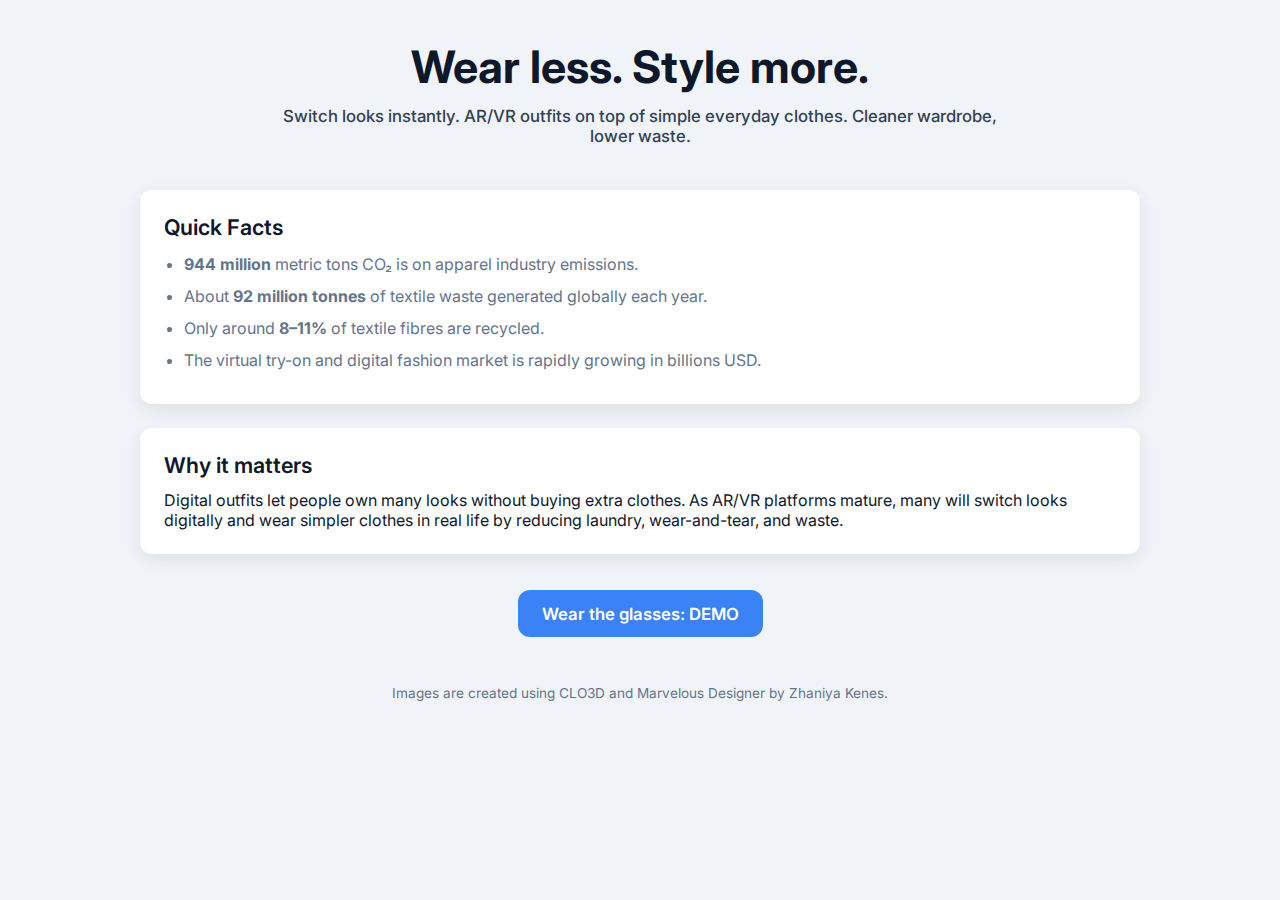
<file: index.html>
<!doctype html>
<html lang="en">
<head>
  <meta charset="utf-8" />
  <meta name="viewport" content="width=device-width,initial-scale=1" />
  <title>Digital Outfits: Home</title>
  <link rel="stylesheet" href="styles.css" />
</head>
<body class="index-page">
  
  <header class="site-header">
    <div class="container">
      <h1>Wear less. Style more.</h1>
      <p class="lead">
        Switch looks instantly. AR/VR outfits on top of simple everyday clothes. Cleaner wardrobe, lower waste.
      </p>
    </div>
  </header>

  <main class="main container">
    <section class="stats">
      <h2>Quick Facts</h2>
      <ul>
        <li><strong>944 million</strong> metric tons CO₂ is on apparel industry emissions.</li>
        <li>About <strong>92 million tonnes</strong> of textile waste generated globally each year.</li>
        <li>Only around <strong>8–11%</strong> of textile fibres are recycled.</li>
        <li>The virtual try-on and digital fashion market is rapidly growing in billions USD.</li>
      </ul>
    </section>

    <section class="blurb">
      <h2>Why it matters</h2>
      <p>
        Digital outfits let people own many looks without buying extra clothes. As AR/VR platforms mature,
        many will switch looks digitally and wear simpler clothes in real life by reducing laundry, wear-and-tear, and waste.
      </p>
    </section>

    <section class="cta-row">
      <a href="reveal.html" class="btn btn-lg">Wear the glasses: DEMO</a>
    </section>

    <footer class="footer">
      Images are created using CLO3D and Marvelous Designer by Zhaniya Kenes.
    </footer>
  </main>

  <script src="script.js"></script>
</body>
</html>
</file>
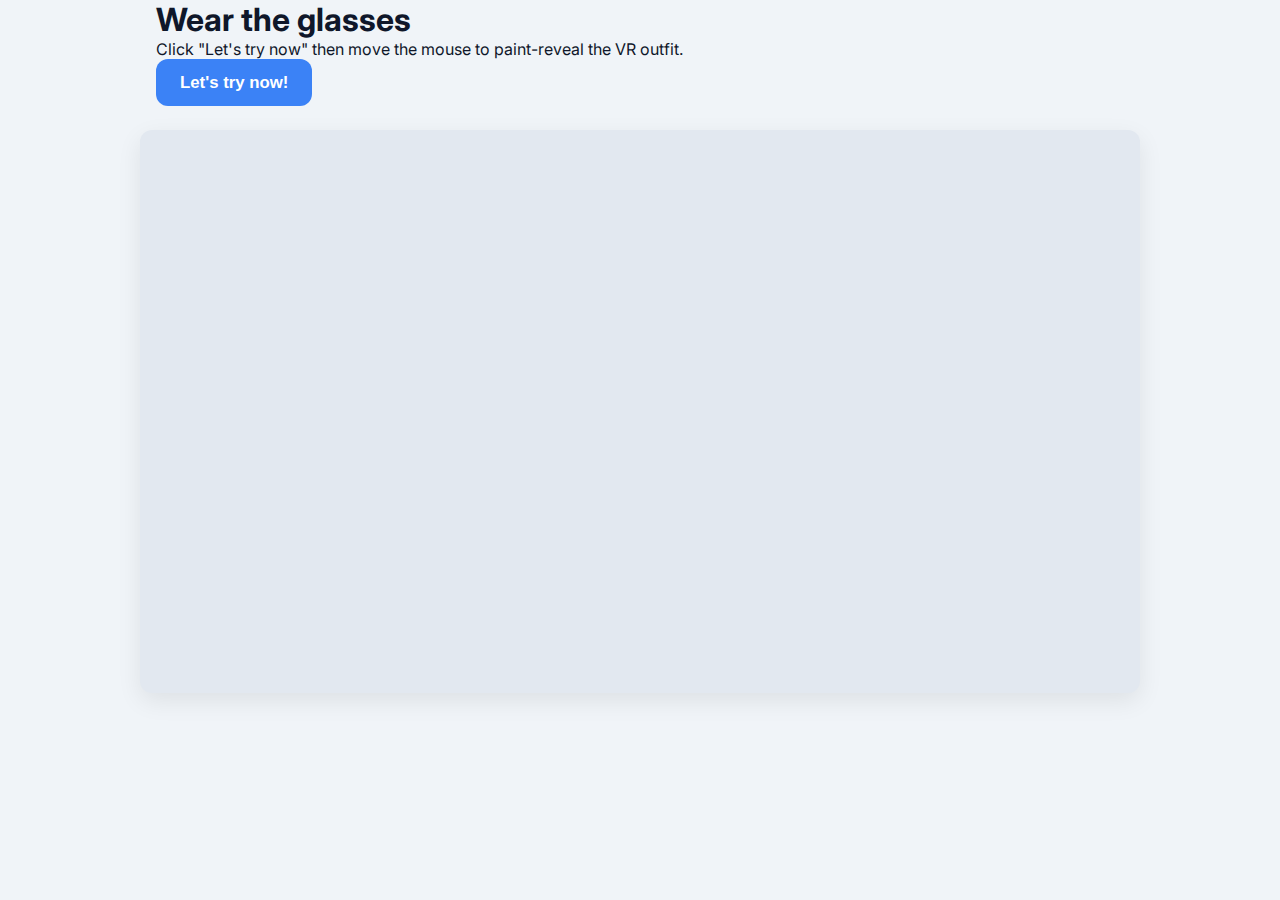
<file: reveal.html>
<!doctype html>
<html lang="en">
<head>
  <meta charset="utf-8" />
  <meta name="viewport" content="width=device-width,initial-scale=1" />
  <title>VR Reveal.Demo.</title>
  <link rel="stylesheet" href="styles.css" />
</head>
<body class="reveal-page">

  <header class="hero">
    <div class="container hero-inner">
      <h1>Wear the glasses</h1>
      <p class="lead">Click "Let's try now" then move the mouse to paint-reveal the VR outfit.</p>

      <div class="hero-cta">
        <button id="startDemoBtn" class="btn btn-lg">Let's try now!</button>
      </div>
    </div>
  </header>

  <main class="main container">
    <!-- Reveal area (hidden until CTA) -->
    <section class="reveal-wrap hidden" id="revealWrap" aria-label="Image reveal area">
      <canvas id="displayCanvas" tabindex="0" aria-label="Image reveal canvas"></canvas>

      <!-- Fake demo cursor and highlight (above canvas) -->
      <div id="demoHighlight" class="demo-highlight" aria-hidden="true" style="display:none"></div>
      <div id="demoCursor" class="demo-cursor" aria-hidden="true" style="display:none"></div>

      <!-- Hidden source images -->
      <img id="imgBase" src="png1.png" alt="Real outfit" style="display:none" />
      <img id="imgOverlay" src="png2.png" alt="Virtual outfit" style="display:none" />
    </section>

    <!-- Controls (shown after CTA) -->
    <div class="controls cta-row reveal-controls" id="revealControls" style="display:none">
      <button id="reset" class="btn btn-ghost btn-lg">Reset</button>
      <a href="index.html" class="btn btn-ghost btn-lg">Back</a>
    </div>

  </main>

  <script src="script.js"></script>
</body>
</html>
</file>
<file: styles.css>
/* Import Google Font */
@import url('https://fonts.googleapis.com/css2?family=Inter:wght@400;500;600;700&display=swap');

:root {
  --bg: #f0f4f8;
  --primary: #0f172a;
  --secondary: #334155;
  --accent: #3b82f6;
  --muted: #64748b;
  --card: #ffffff;
  --shadow: rgba(0, 0, 0, 0.08);
  --radius: 12px;
}

* {
  box-sizing: border-box;
  margin: 0;
  padding: 0;
}

html, body {
  height: 100%;
  font-family: 'Inter', system-ui, sans-serif;
  background: var(--bg);
  color: var(--primary);
}

a {
  text-decoration: none;
  color: inherit;
}

.container {
  max-width: 1000px;
  width: 100%;
  margin: 0 auto;
  padding: 0 16px;
}

/* Header */
.site-header {
  text-align: center;
  padding: 40px 0 20px;
}

.site-header.small {
  padding: 24px 0 12px;
}

.site-header h1 {
  font-size: clamp(1.8rem, 4vw, 2.8rem);
  font-weight: 700;
  margin-bottom: 12px;
  color: var(--primary);
}

.site-header .lead {
  font-size: 1.05rem;
  font-weight: 500;
  color: var(--secondary);
  max-width: 720px;
  margin: 0 auto;
}

/* Buttons */
.btn {
  display: inline-block;
  background: var(--accent);
  color: #fff;
  font-weight: 600;
  padding: 0.65rem 1.2rem;
  border-radius: var(--radius);
  transition: all 0.2s ease;
  cursor: pointer;
  border: none;
}

.btn:hover {
  background: #2563eb; /* darker blue on hover */
  transform: translateY(-2px);
}

.btn:active {
  transform: translateY(0);
}

.btn-ghost {
  background: transparent;
  color: var(--accent);
  border: 2px solid var(--accent);
}

.btn-ghost:hover {
  background: var(--accent);
  color: #fff;
}

/* Large button */
.btn-lg {
  padding: 0.85rem 1.5rem;
  font-size: 1.05rem;
}

/* Navigation */
.nav {
  margin-top: 16px;
  display: flex;
  justify-content: center;
  gap: 12px;
}

/* Main content */
.main {
  display: flex;
  flex-direction: column;
  gap: 24px;
  padding: 24px 0;
}

/* Card sections */
.stats, .blurb {
  background: var(--card);
  padding: 24px;
  border-radius: var(--radius);
  box-shadow: 0 6px 18px var(--shadow);
}

.stats h2, .blurb h2 {
  font-size: 1.35rem;
  margin-bottom: 12px;
  font-weight: 600;
}

.stats ul {
  margin-top: 8px;
  padding-left: 1.25rem;
  color: var(--muted);
}

.stats li {
  margin-bottom: 8px;
  line-height: 1.5;
}

/* Reveal canvas */
.reveal-wrap {
  position: relative;
  width: 100%;
  aspect-ratio: 16/9;
  max-height: 720px;
  border-radius: var(--radius);
  box-shadow: 0 8px 24px var(--shadow);
  overflow: hidden;
  background: #e2e8f0;
  touch-action: none;
}

.reveal-wrap canvas {
  position: absolute;
  inset: 0;
  width: 100%;
  height: 100%;
  border-radius: var(--radius);
  outline: none;
}

/* Hint text */
.hint {
  color: var(--muted);
  font-size: 0.95rem;
  text-align: center;
}

/* CTA row */
.cta-row {
  display: flex;
  flex-wrap: wrap;
  justify-content: center;
  gap: 12px;
  margin-top: 12px;
}

/* Footer */
.footer {
  margin-top: 24px;
  text-align: center;
  color: var(--muted);
  font-size: 0.85rem;
}

/* Responsive tweaks */
@media (max-width: 640px) {
  .nav, .cta-row {
    flex-direction: column;
    gap: 10px;
  }
  .btn {
    width: 100%;
    text-align: center;
  }
}
</file>
